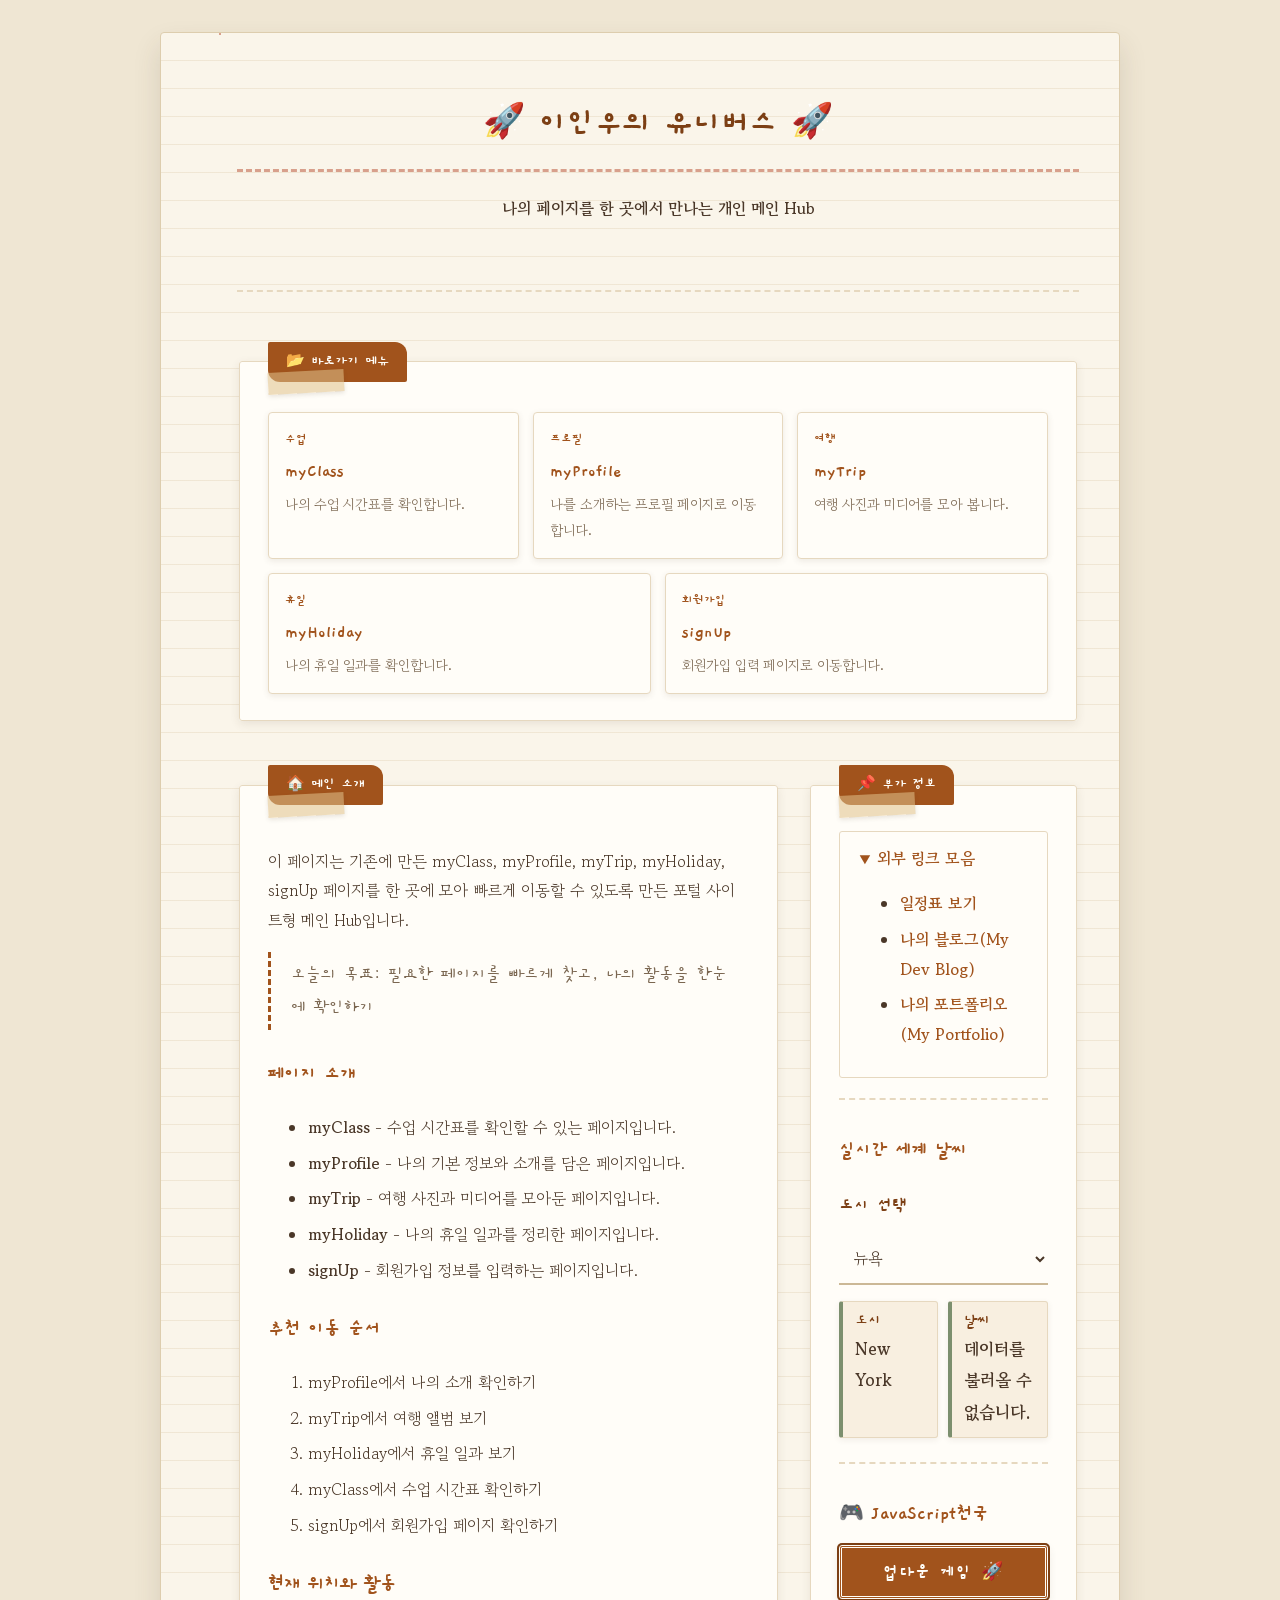
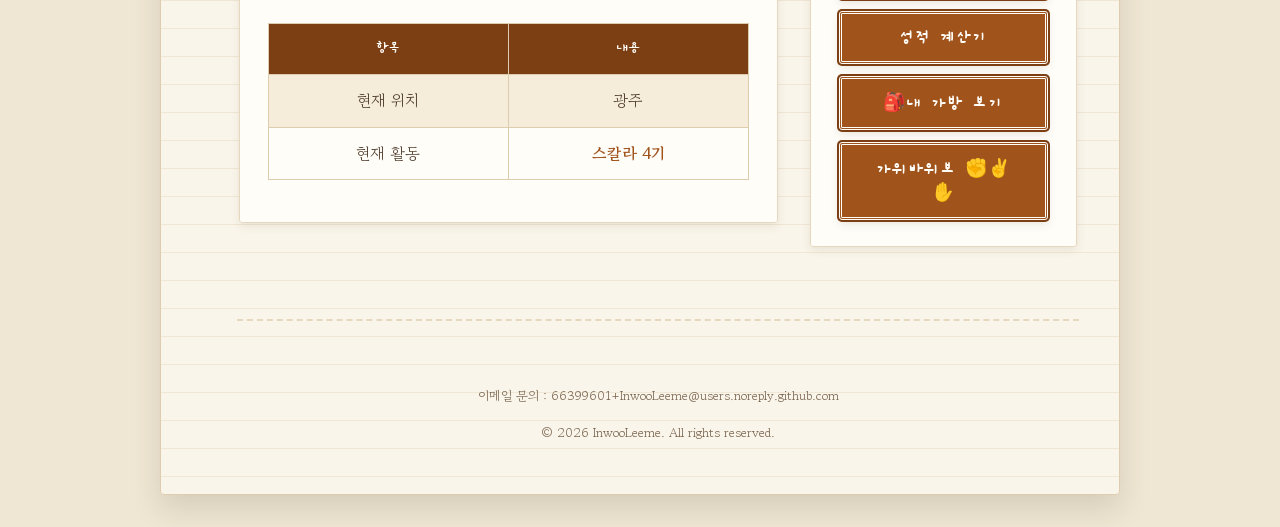
<file: html/index.html>
<!DOCTYPE html>
<html lang="ko">
<head>
    <meta charset="UTF-8">
    <meta name="viewport" content="width=device-width, initial-scale=1.0">
    <title>My Universe</title>
    <link rel="preconnect" href="https://fonts.googleapis.com">
    <link rel="preconnect" href="https://fonts.gstatic.com" crossorigin>
    <link rel="stylesheet" href="https://fonts.googleapis.com/css2?family=Gaegu:wght@400;700&family=Gowun+Batang:wght@400;700&display=swap">
    <link rel="stylesheet" href="../css/style.css">
</head>
<body>
    <div class="container">
        <header>
            <h1>🚀 이인우의 유니버스 🚀</h1>
            <p><strong>나의 페이지를 한 곳에서 만나는 개인 메인 Hub</strong></p>
        </header>
        <hr>
        <nav>
            <fieldset>
                <legend><strong>📂 바로가기 메뉴</strong></legend>
                <ul class="shortcut-list">
                    <li>
                        <span class="shortcut-category">수업</span>
                        <a href="./myClass.html">myClass</a>
                        <span class="shortcut-desc">나의 수업 시간표를 확인합니다.</span>
                    </li>
                    <li>
                        <span class="shortcut-category">프로필</span>
                        <a href="./myProfile.html">myProfile</a>
                        <span class="shortcut-desc">나를 소개하는 프로필 페이지로 이동합니다.</span>
                    </li>
                    <li>
                        <span class="shortcut-category">여행</span>
                        <a href="./myTrip.html">myTrip</a>
                        <span class="shortcut-desc">여행 사진과 미디어를 모아 봅니다.</span>
                    </li>
                    <li>
                        <span class="shortcut-category">휴일</span>
                        <a href="./myHoliday.html">myHoliday</a>
                        <span class="shortcut-desc">나의 휴일 일과를 확인합니다.</span>
                    </li>
                    <li>
                        <span class="shortcut-category">회원가입</span>
                        <a href="./signUp.html">signUp</a>
                        <span class="shortcut-desc">회원가입 입력 페이지로 이동합니다.</span>
                    </li>
                </ul>
            </fieldset>
        </nav>
        <br>
        <main>
            <fieldset>
                <legend><strong>🏠 메인 소개</strong></legend>
                <p>
                    이 페이지는 기존에 만든 myClass, myProfile, myTrip, myHoliday, signUp 페이지를
                    한 곳에 모아 빠르게 이동할 수 있도록 만든 포털 사이트형 메인 Hub입니다.
                </p>
                <blockquote>
                    오늘의 목표: 필요한 페이지를 빠르게 찾고, 나의 활동을 한눈에 확인하기
                </blockquote>
                <h3>페이지 소개</h3>
                <ul>
                    <li><strong>myClass</strong> - 수업 시간표를 확인할 수 있는 페이지입니다.</li>
                    <li><strong>myProfile</strong> - 나의 기본 정보와 소개를 담은 페이지입니다.</li>
                    <li><strong>myTrip</strong> - 여행 사진과 미디어를 모아둔 페이지입니다.</li>
                    <li><strong>myHoliday</strong> - 나의 휴일 일과를 정리한 페이지입니다.</li>
                    <li><strong>signUp</strong> - 회원가입 정보를 입력하는 페이지입니다.</li>
                </ul>
                <h3>추천 이동 순서</h3>
                <ol>
                    <li>myProfile에서 나의 소개 확인하기</li>
                    <li>myTrip에서 여행 앨범 보기</li>
                    <li>myHoliday에서 휴일 일과 보기</li>
                    <li>myClass에서 수업 시간표 확인하기</li>
                    <li>signUp에서 회원가입 페이지 확인하기</li>
                </ol>
                <h3>현재 위치와 활동</h3>
                <table border="1" width="100%" cellpadding="10">
                    <tr>
                        <th>항목</th>
                        <th>내용</th>
                    </tr>
                    <tr>
                        <td>현재 위치</td>
                        <td>광주</td>
                    </tr>
                    <tr>
                        <td>현재 활동</td>
                        <td>
                            <a href="https://www.2026skala.co.kr/">스칼라 4기</a>
                        </td>
                    </tr>
                </table>
            </fieldset>
        </main>
        <br>
        <aside>
            <fieldset>
                <legend><strong>📌 부가 정보</strong></legend>
                <details open>
                    <summary>외부 링크 모음</summary>
                    <ul>
                        <li>
                            <a href="https://docs.google.com/spreadsheets/d/1yaVvMhbc0Y9Uvi_dNDvV1_X-wj0_c4yX/edit?rtpof=true&sd=true&pli=1&gid=946277720#gid=946277720">일정표 보기</a>
                        </li>
                        <li>
                            <a href="https://inwooleeme.vercel.app/blog">나의 블로그(My Dev Blog)</a>
                        </li>
                        <li>
                            <a href="https://inwooleeme.vercel.app/about">나의 포트폴리오(My Portfolio)</a>
                        </li>
                    </ul>
                </details>
                <section class="weather-panel">
                    <h3>실시간 세계 날씨</h3>
                    <label for="city">도시 선택</label>
                    <select id="city">
                        <option value="New York">뉴욕</option>
                        <option value="Seoul">서울</option>
                        <option value="Kathmandu">네팔</option>
                        <option value="Tokyo">도쿄</option>
                        <option value="Paris">파리</option>
                    </select>
                    <div id="weather-box" class="weather-coordinates">
                        도시를 선택하면 좌표가 표시됩니다.
                    </div>
                </section>
                <section class="action-panel mini-game-panel">
                    <h3>🎮 JavaScript천국</h3>
                    <button type="button" onclick="startUpDownGame()">업다운 게임 🚀</button>
                    <button type="button" onclick="calculateGrade()">성적 계산기</button>
                    <button type="button" onclick="showMyBag()">🎒내 가방 보기</button>
                    <button type="button" onclick="startRpsGame()">가위바위보 ✊✌✋</button>
                </section>
            </fieldset>
        </aside>
        <hr>
        <footer>
            <p>이메일 문의 : 66399601+InwooLeeme@users.noreply.github.com</p>
            <p>&copy; 2026 InwooLeeme. All rights reserved.</p>
        </footer>
    </div>
    <script src="../script/upDown.js"></script>
    <script src="../script/grade.js"></script>
    <script src="../script/bag.js"></script>
    <script src="../script/rps.js"></script>
    <script type="module" src="../script/realtimeInfo.js"></script>
</body>
</html>
</file>
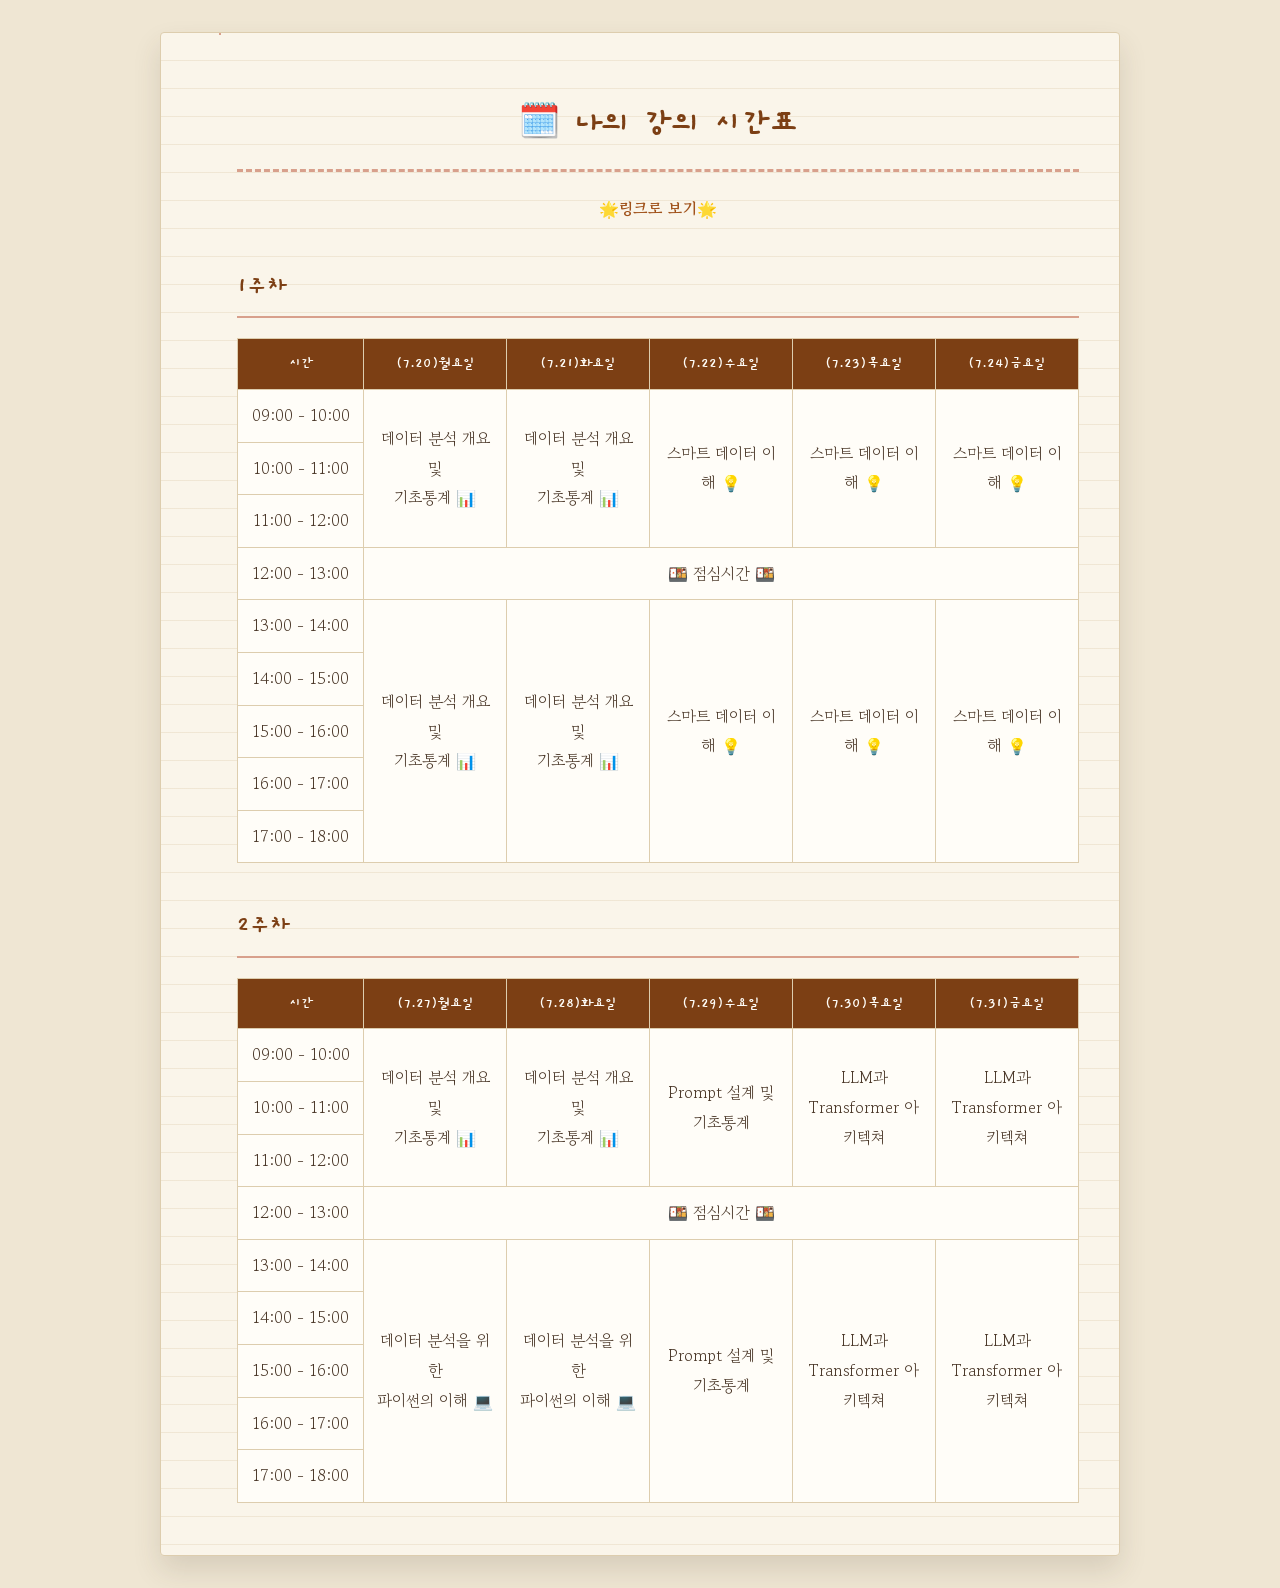
<file: html/myClass.html>
<!DOCTYPE html>
<html lang="ko">
<head>
    <meta charset="UTF-8">
    <meta name="viewport" content="width=device-width, initial-scale=1.0">
    <title>나의 강의 시간표</title>
    <link rel="preconnect" href="https://fonts.googleapis.com">
    <link rel="preconnect" href="https://fonts.gstatic.com" crossorigin>
    <link rel="stylesheet" href="https://fonts.googleapis.com/css2?family=Gaegu:wght@400;700&family=Gowun+Batang:wght@400;700&display=swap">
    <link rel="stylesheet" href="../css/style.css">
</head>
<body>
    <div class="container">
        <h1>🗓️ 나의 강의 시간표</h1>
        <a href="https://docs.google.com/spreadsheets/d/1yaVvMhbc0Y9Uvi_dNDvV1_X-wj0_c4yX/edit?usp=sharing&ouid=113535540838063614187&rtpof=true&sd=true">🌟링크로 보기🌟</a>
        <h2>1주차</h2>
        <table border="1">
        <thead>
            <tr>
                <th width="15%">시간</th>
                <th width="17%">(7.20)월요일</th>
                <th width="17%">(7.21)화요일</th>
                <th width="17%">(7.22)수요일</th>
                <th width="17%">(7.23)목요일</th>
                <th width="17%">(7.24)금요일</th>
            </tr>
        </thead>
        <tbody>
            <tr>
                <td>09:00 - 10:00</td>
                <td rowspan="3">데이터 분석 개요 및<br>기초통계 📊</td>
                <td rowspan="3">데이터 분석 개요 및<br>기초통계 📊</td>
                <td rowspan="3">스마트 데이터 이해 💡</td>
                <td rowspan="3">스마트 데이터 이해 💡</td>
                <td rowspan="3">스마트 데이터 이해 💡</td>
            </tr>
            <tr>
                <td>10:00 - 11:00</td>
            </tr>
            <tr>
                <td>11:00 - 12:00</td>
            </tr>
            <tr>
                <td>12:00 - 13:00</td>
                <td colspan="5" align="center">🍱 점심시간 🍱</td>
            </tr>
            <tr>
                <td>13:00 - 14:00</td>
                <td rowspan="5">데이터 분석 개요 및<br>기초통계 📊</td>
                <td rowspan="5">데이터 분석 개요 및<br>기초통계 📊</td>
                <td rowspan="5">스마트 데이터 이해 💡</td>
                <td rowspan="5">스마트 데이터 이해 💡</td>
                <td rowspan="5">스마트 데이터 이해 💡</td>
            </tr>
            <tr>
                <td>14:00 - 15:00</td>
            </tr>
            <tr>
                <td>15:00 - 16:00</td>
            </tr>
            <tr>
                <td>16:00 - 17:00</td>
            </tr>
            <tr>
                <td>17:00 - 18:00</td>
            </tr>
        </tbody>
        </table>
        <h2>2주차</h2>
        <table border="1">
        <thead>
            <tr>
                <th width="15%">시간</th>
                <th width="17%">(7.27)월요일</th>
                <th width="17%">(7.28)화요일</th>
                <th width="17%">(7.29)수요일</th>
                <th width="17%">(7.30)목요일</th>
                <th width="17%">(7.31)금요일</th>
            </tr>
        </thead>
        <tbody>
            <tr>
                <td>09:00 - 10:00</td>
                <td rowspan="3">데이터 분석 개요 및<br>기초통계 📊</td>
                <td rowspan="3">데이터 분석 개요 및<br>기초통계 📊</td>
                <td rowspan="3">Prompt 설계 및 기초통계</td>
                <td rowspan="3">LLM과 Transformer 아키텍쳐</td>
                <td rowspan="3">LLM과 Transformer 아키텍쳐</td>
            </tr>
            <tr>
                <td>10:00 - 11:00</td>
            </tr>
            <tr>
                <td>11:00 - 12:00</td>
            </tr>
            <tr>
                <td>12:00 - 13:00</td>
                <td colspan="5" align="center">🍱 점심시간 🍱</td>
            </tr>
            <tr>
                <td>13:00 - 14:00</td>
                <td rowspan="5">데이터 분석을 위한<br>파이썬의 이해 💻</td>
                <td rowspan="5">데이터 분석을 위한<br>파이썬의 이해 💻</td>
                <td rowspan="5">Prompt 설계 및 기초통계</td>
                <td rowspan="5">LLM과 Transformer 아키텍쳐</td>
                <td rowspan="5">LLM과 Transformer 아키텍쳐</td>
            </tr>
            <tr>
                <td>14:00 - 15:00</td>
            </tr>
            <tr>
                <td>15:00 - 16:00</td>
            </tr>
            <tr>
                <td>16:00 - 17:00</td>
            </tr>
            <tr>
                <td>17:00 - 18:00</td>
            </tr>
        </tbody>
        </table>
    </div>
</body>
</html>
</file>
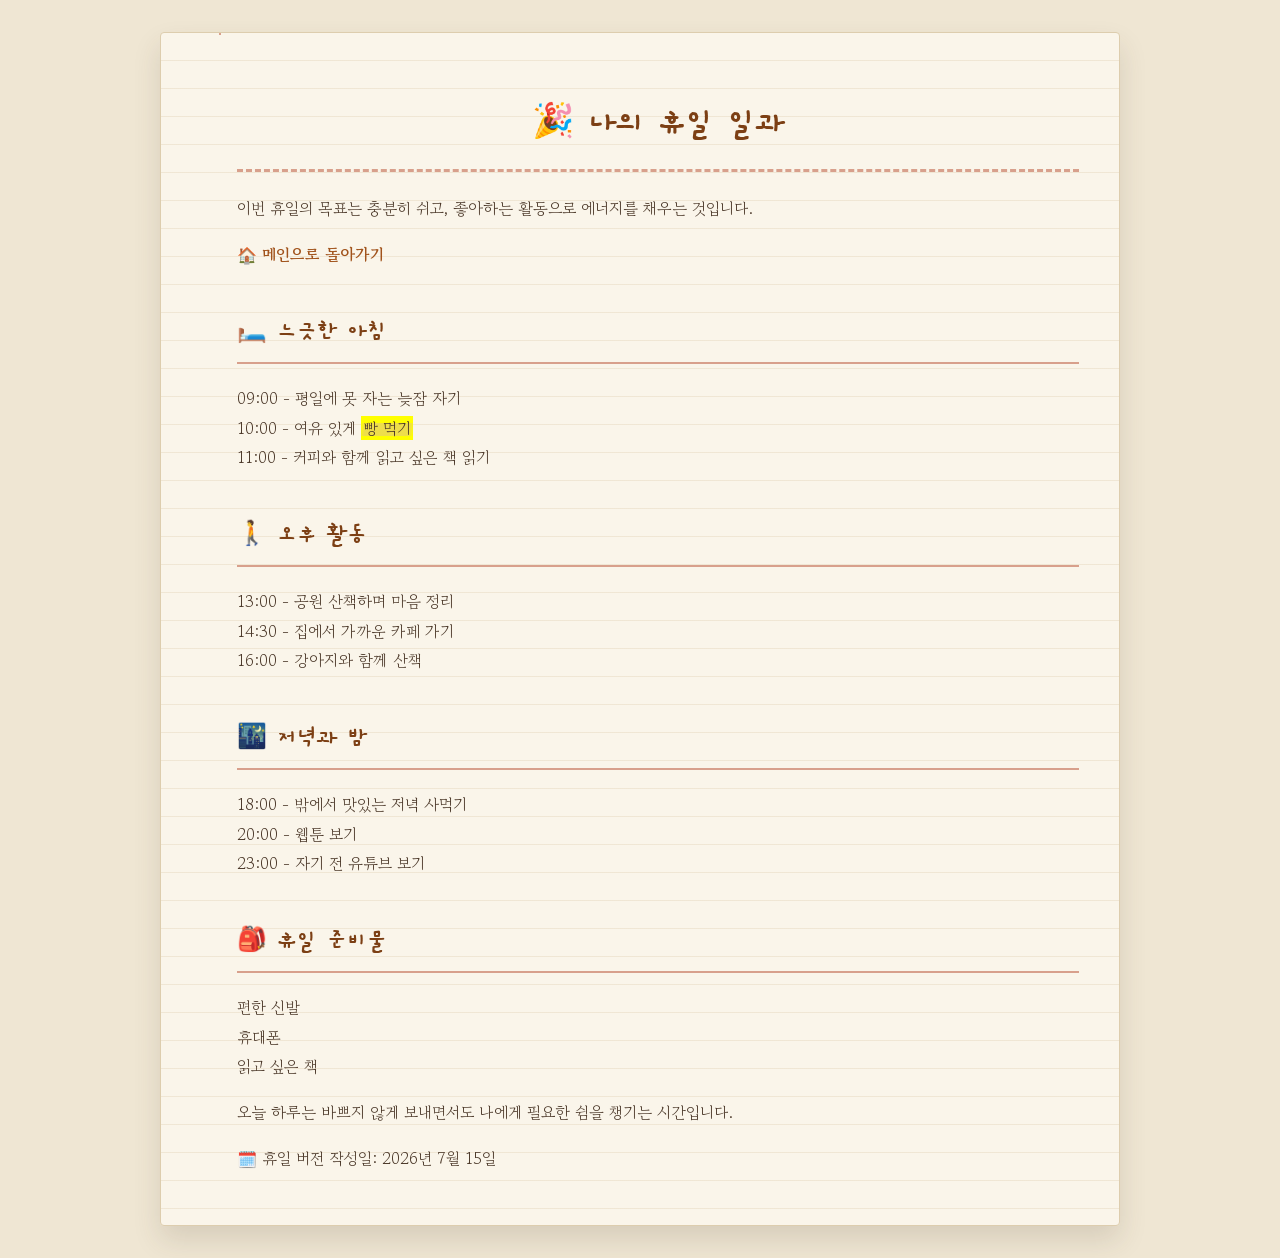
<file: html/myHoliday.html>
<!DOCTYPE html>
<html lang="ko">
<head>
    <meta charset="UTF-8">
    <meta name="viewport" content="width=device-width, initial-scale=1.0">
    <title>나의 휴일 일과</title>
    <link rel="preconnect" href="https://fonts.googleapis.com">
    <link rel="preconnect" href="https://fonts.gstatic.com" crossorigin>
    <link rel="stylesheet" href="https://fonts.googleapis.com/css2?family=Gaegu:wght@400;700&family=Gowun+Batang:wght@400;700&display=swap">
    <link rel="stylesheet" href="../css/style.css">
</head>
<body>
    <div class="container">
        <h1>🎉 나의 휴일 일과</h1>
        <p>이번 휴일의 목표는 충분히 쉬고, 좋아하는 활동으로 에너지를 채우는 것입니다.</p>
        <p><a href="./index.html">🏠 메인으로 돌아가기</a></p>

        <h2>🛏️ 느긋한 아침</h2>
        <p>
            09:00 - 평일에 못 자는 늦잠 자기<br>
            10:00 - 여유 있게 <mark>빵 먹기</mark><br>
            11:00 - 커피와 함께 읽고 싶은 책 읽기
        </p>
        <h2>🚶 오후 활동</h2>
        <p>
            13:00 - 공원 산책하며 마음 정리<br>
            14:30 - 집에서 가까운 카페 가기<br>
            16:00 - 강아지와 함께 산책<br>
        </p>
        <h2>🌃 저녁과 밤</h2>
        <p>
            18:00 - 밖에서 맛있는 저녁 사먹기<br>
            20:00 - 웹툰 보기<br>
            23:00 - 자기 전 유튜브 보기
        </p>

        <h2>🎒 휴일 준비물</h2>
        <p>
            편한 신발<br>
            휴대폰<br>
            읽고 싶은 책
        </p>

        <p>오늘 하루는 바쁘지 않게 보내면서도 나에게 필요한 쉼을 챙기는 시간입니다.</p>
        <p>🗓️ 휴일 버전 작성일: 2026년 7월 15일</p>
    </div>
</body>
</html>
</file>
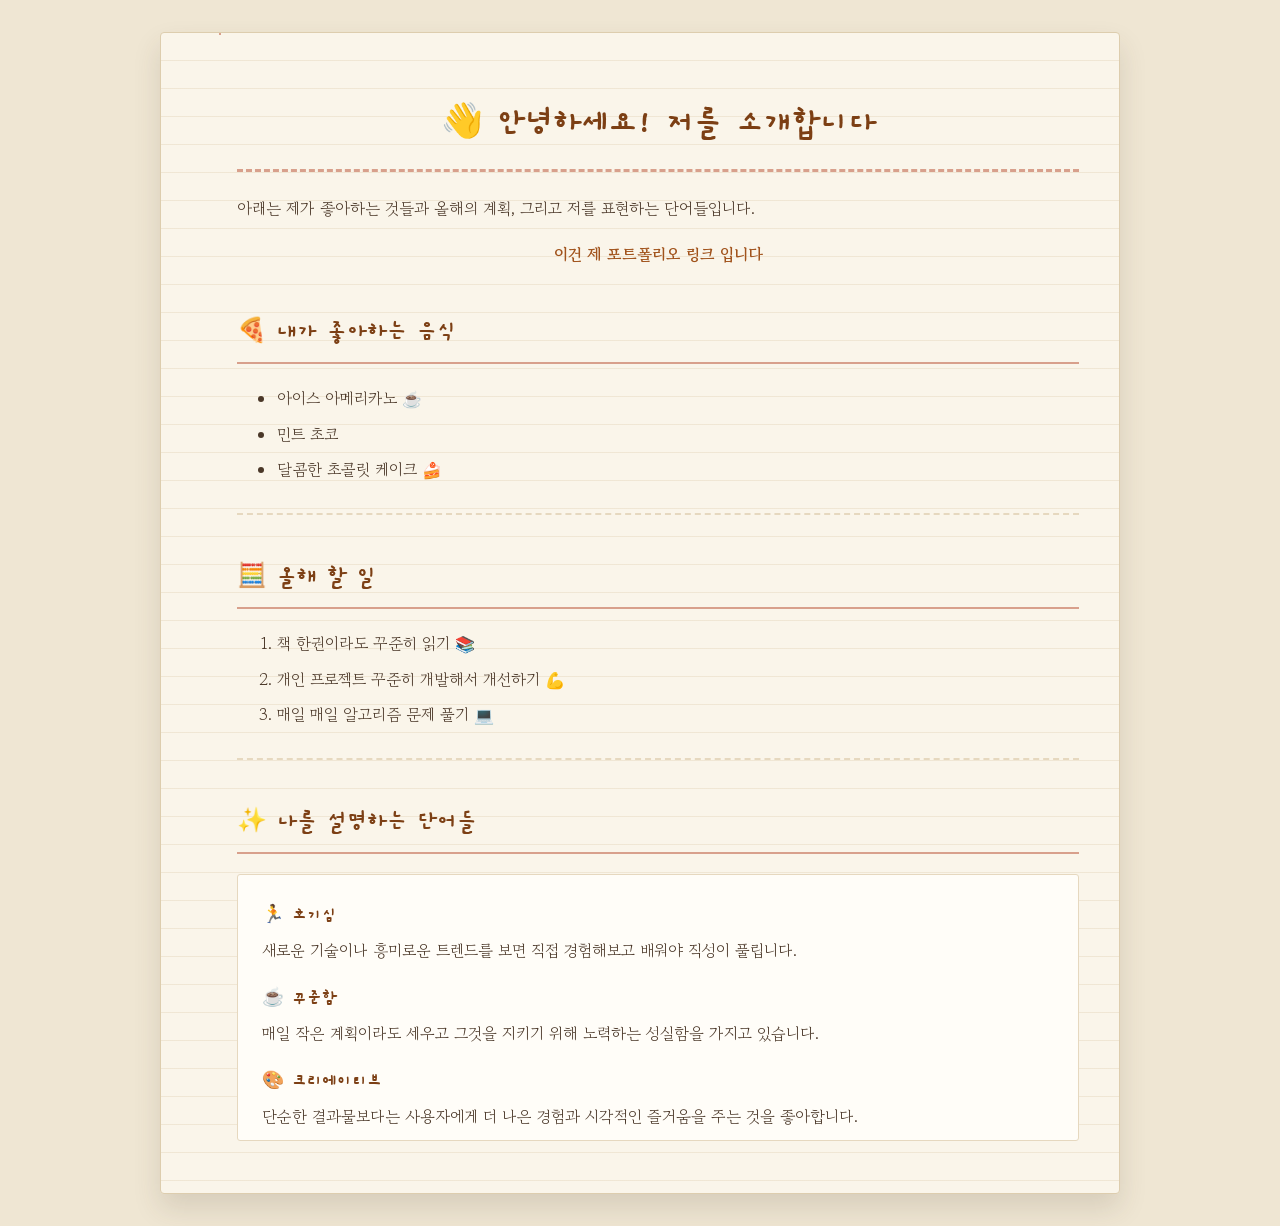
<file: html/myProfile.html>
<!DOCTYPE html>
<html lang="ko">
<head>
    <meta charset="UTF-8">
    <meta name="viewport" content="width=device-width, initial-scale=1.0">
    <title>나의 소개글</title>
    <link rel="preconnect" href="https://fonts.googleapis.com">
    <link rel="preconnect" href="https://fonts.gstatic.com" crossorigin>
    <link rel="stylesheet" href="https://fonts.googleapis.com/css2?family=Gaegu:wght@400;700&family=Gowun+Batang:wght@400;700&display=swap">
    <link rel="stylesheet" href="../css/style.css">
</head>
<body>
    <div class="container">
        <h1>👋 안녕하세요! 저를 소개합니다</h1>
        <p>아래는 제가 좋아하는 것들과 올해의 계획, 그리고 저를 표현하는 단어들입니다.</p>
        <a href="https://inwooleeme.vercel.app/about">이건 제 포트폴리오 링크 입니다</a>

        <h2>🍕 내가 좋아하는 음식</h2>
        <ul>
            <li>아이스 아메리카노 ☕</li>
            <li>민트 초코</li>
            <li>달콤한 초콜릿 케이크 🍰</li>
        </ul>
        <hr>
        <h2>🧮 올해 할 일</h2>
        <ol>
            <li>책 한권이라도 꾸준히 읽기 📚</li>
            <li>개인 프로젝트 꾸준히 개발해서 개선하기 💪</li>
            <li>매일 매일 알고리즘 문제 풀기 💻</li>
        </ol>
        <hr>
        <h2>✨ 나를 설명하는 단어들</h2>
        <dl>
            <dt>🏃 호기심</dt>
            <dd>새로운 기술이나 흥미로운 트렌드를 보면 직접 경험해보고 배워야 직성이 풀립니다.</dd>
            <dt>☕ 꾸준함</dt>
            <dd>매일 작은 계획이라도 세우고 그것을 지키기 위해 노력하는 성실함을 가지고 있습니다.</dd>
            <dt>🎨 크리에이티브</dt>
            <dd>단순한 결과물보다는 사용자에게 더 나은 경험과 시각적인 즐거움을 주는 것을 좋아합니다.</dd>
        </dl>
    </div>
</body>
</html>
</file>
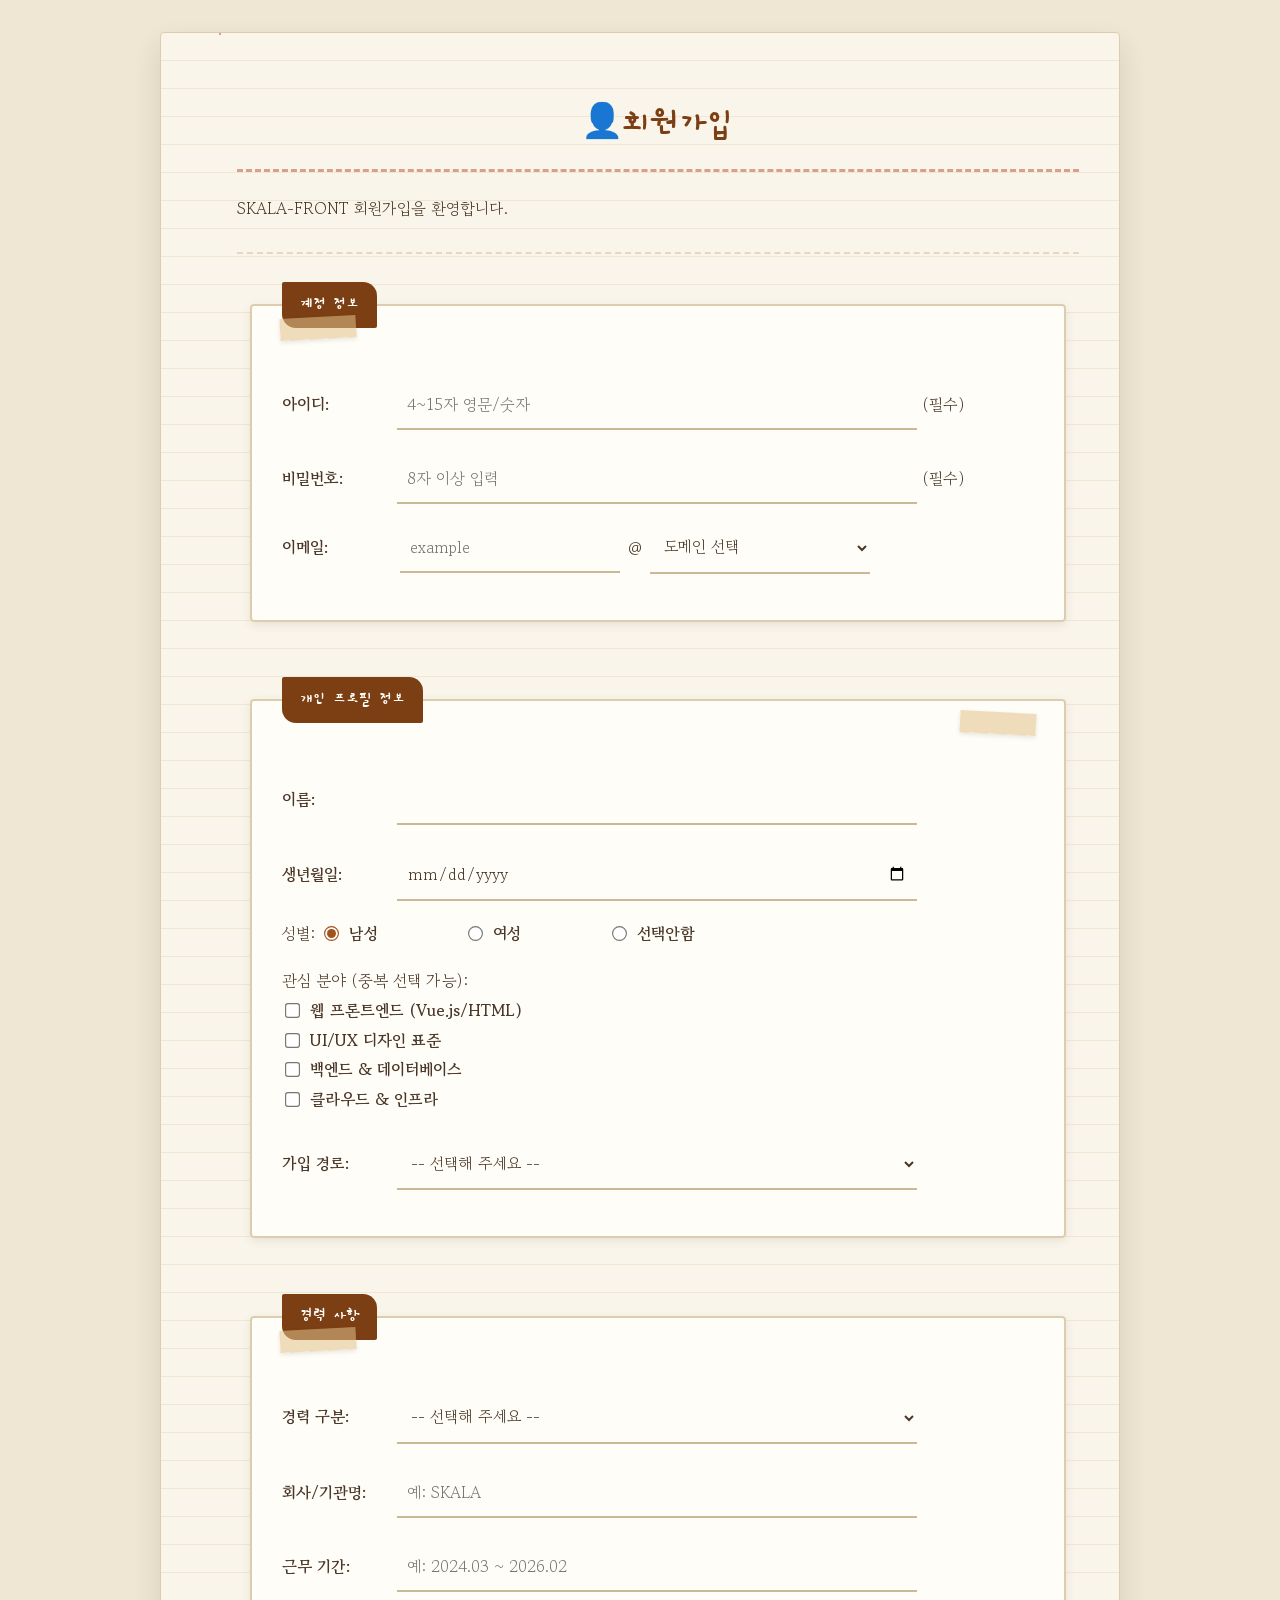
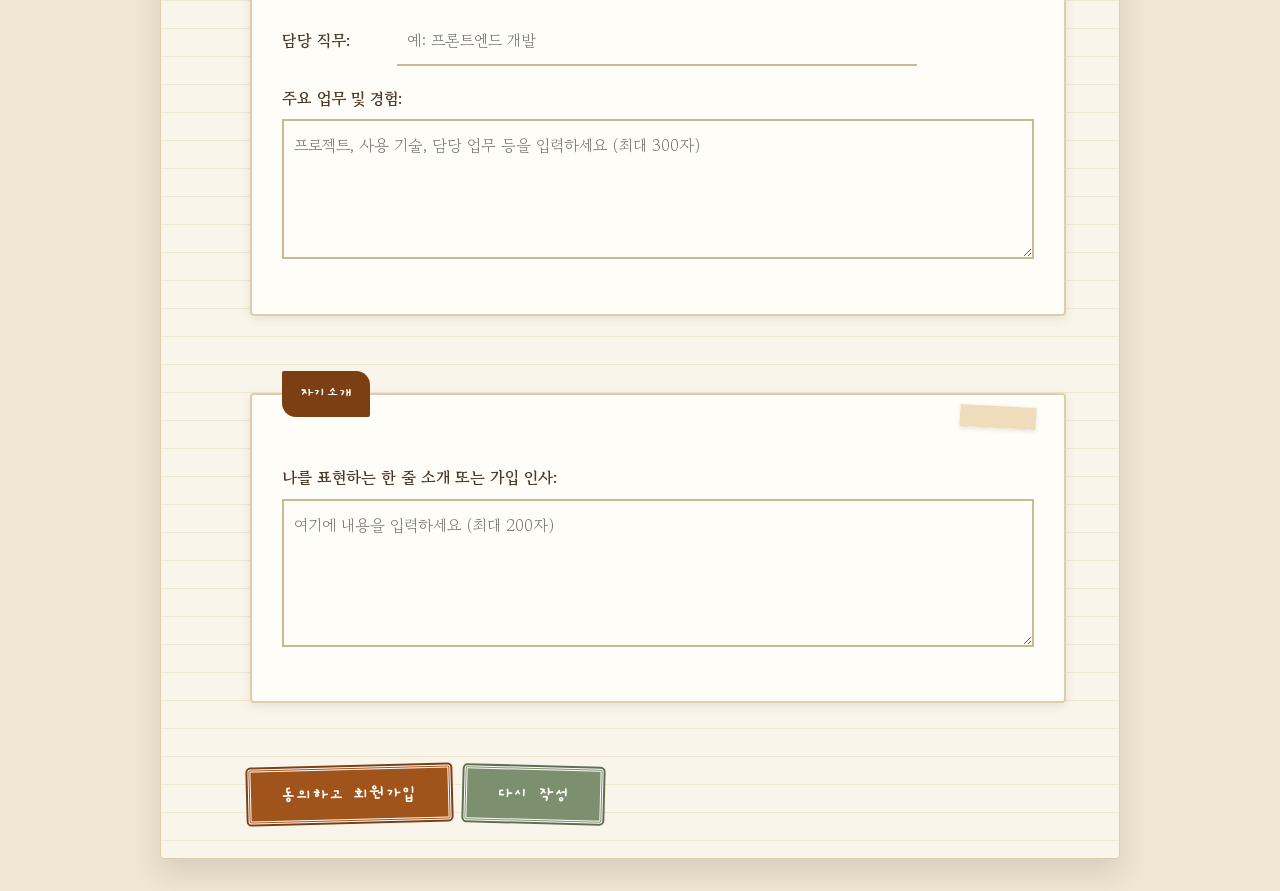
<file: html/signUp.html>
<!DOCTYPE html>
<html lang="ko">
<head>
    <meta charset="UTF-8">
    <meta name="viewport" content="width=device-width, initial-scale=1.0">
    <title>회원가입 페이지</title>
    <link rel="preconnect" href="https://fonts.googleapis.com">
    <link rel="preconnect" href="https://fonts.gstatic.com" crossorigin>
    <link rel="stylesheet" href="https://fonts.googleapis.com/css2?family=Gaegu:wght@400;700&family=Gowun+Batang:wght@400;700&display=swap">
    <link rel="stylesheet" href="../css/style.css">
</head>
<body>
    <div class="container">
        <h1>👤회원가입</h1>
        <p>SKALA-FRONT 회원가입을 환영합니다.</p>
        <hr>
        <form action="signUpResult.html" method="get">
        <fieldset>
            <legend>계정 정보</legend>
            <p>
                <label for="user-id">아이디:</label>
                <input type="text" id="user-id" name="userId" placeholder="4~15자 영문/숫자" minlength="4" maxlength="15" pattern="[A-Za-z0-9]+" required> (필수)
            </p>
            <p>
                <label for="password">비밀번호:</label>
                <input type="password" id="password" name="password" placeholder="8자 이상 입력" minlength="8" required> (필수)
            </p>
            <p class="email-row">
                <label for="email-id">이메일:</label>
                <input
                    type="text"
                    id="email-id"
                    name="emailId"
                    placeholder="example"
                    required
                >
                @
                <select name="emailDomain" id="email-domain" required>
                    <option value="">도메인 선택</option>
                    <option value="gmail.com">gmail.com</option>
                    <option value="naver.com">naver.com</option>
                    <option value="daum.net">daum.net</option>
                    <option value="kakao.com">kakao.com</option>
                    <option value="hanmail.net">hanmail.net</option>
                    <option value="outlook.com">outlook.com</option>
                    <option value="icloud.com">icloud.com</option>
                    <option value="direct">직접 입력</option>
                </select>
            </p>
        </fieldset>
        <br>
        <fieldset>
            <legend>개인 프로필 정보</legend>
            <p>
                <label for="name">이름:</label>
                <input type="text" id="name" name="name" required>
            </p>
            <p>
                <label for="birthday">생년월일:</label>
                <input type="date" id="birthday" name="birthday">
            </p>
            <p>
                성별:
                <input type="radio" id="male" name="gender" value="male" checked>
                <label for="male">남성</label>
                <input type="radio" id="female" name="gender" value="female">
                <label for="female">여성</label>
                <input type="radio" id="none" name="gender" value="none">
                <label for="none">선택안함</label>
            </p>
            <p>
                관심 분야 (중복 선택 가능):<br>
                <input type="checkbox" id="frontend" name="interest" value="frontend">
                <label for="frontend">웹 프론트엔드 (Vue.js/HTML)</label><br>
                <input type="checkbox" id="uiux" name="interest" value="uiux">
                <label for="uiux">UI/UX 디자인 표준</label><br>
                <input type="checkbox" id="backend" name="interest" value="backend">
                <label for="backend">백엔드 &amp; 데이터베이스</label><br>
                <input type="checkbox" id="cloud" name="interest" value="cloud">
                <label for="cloud">클라우드 &amp; 인프라</label>
            </p>
            <p>
                <label for="route">가입 경로:</label>
                <select name="route" id="route">
                    <option value="">-- 선택해 주세요 --</option>
                    <option value="search">검색</option>
                    <option value="friend">지인 추천</option>
                    <option value="sns">SNS</option>
                    <option value="etc">기타</option>
                </select>
            </p>
        </fieldset>
        <br>
        <fieldset>
            <legend>경력 사항</legend>
            <p>
                <label for="career-level">경력 구분:</label>
                <select name="careerLevel" id="career-level">
                    <option value="">-- 선택해 주세요 --</option>
                    <option value="new">신입</option>
                    <option value="junior">1~3년</option>
                    <option value="middle">4~7년</option>
                    <option value="senior">8년 이상</option>
                </select>
            </p>
            <p>
                <label for="company">회사/기관명:</label>
                <input type="text" id="company" name="company" placeholder="예: SKALA">
            </p>
            <p>
                <label for="career-period">근무 기간:</label>
                <input type="text" id="career-period" name="careerPeriod" placeholder="예: 2024.03 ~ 2026.02">
            </p>
            <p>
                <label for="position">담당 직무:</label>
                <input type="text" id="position" name="position" placeholder="예: 프론트엔드 개발">
            </p>
            <p>
                <label for="career-description">주요 업무 및 경험:</label><br>
                <textarea
                    id="career-description"
                    name="careerDescription"
                    rows="4"
                    cols="45"
                    maxlength="300"
                    placeholder="프로젝트, 사용 기술, 담당 업무 등을 입력하세요 (최대 300자)"
                ></textarea>
            </p>
        </fieldset>
        <br>
        <fieldset>
            <legend>자기소개</legend>
            <p>
                <label for="intro">나를 표현하는 한 줄 소개 또는 가입 인사:</label><br>
                <textarea
                    id="intro"
                    name="intro"
                    rows="5"
                    cols="45"
                    maxlength="200"
                    placeholder="여기에 내용을 입력하세요 (최대 200자)"
                ></textarea>
            </p>
        </fieldset>
        <br>
        <input type="submit" value="동의하고 회원가입">
        <input type="reset" value="다시 작성">
        </form>
    </div>
</body>
</html>
</file>
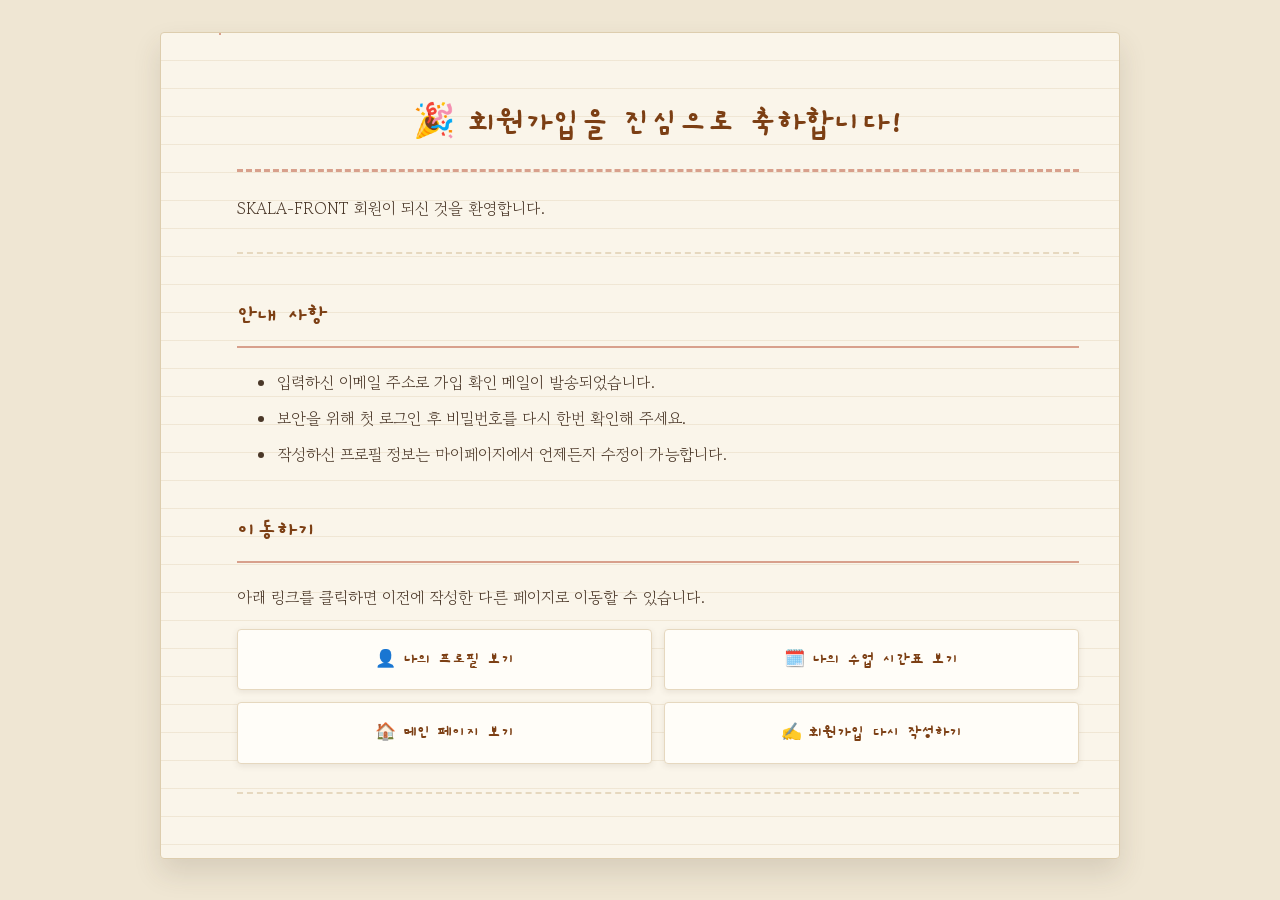
<file: html/signUpResult.html>
<!DOCTYPE html>
<html lang="ko">
<head>
    <meta charset="UTF-8">
    <meta name="viewport" content="width=device-width, initial-scale=1.0">
    <title>회원가입 결과</title>
    <link rel="preconnect" href="https://fonts.googleapis.com">
    <link rel="preconnect" href="https://fonts.gstatic.com" crossorigin>
    <link rel="stylesheet" href="https://fonts.googleapis.com/css2?family=Gaegu:wght@400;700&family=Gowun+Batang:wght@400;700&display=swap">
    <link rel="stylesheet" href="../css/style.css">
</head>
<body>
    <div class="container">
        <h1>🎉 회원가입을 진심으로 축하합니다!</h1>
        <p>SKALA-FRONT 회원이 되신 것을 환영합니다.</p>
        <hr>
        <h2>안내 사항</h2>
        <ul>
            <li>입력하신 이메일 주소로 가입 확인 메일이 발송되었습니다.</li>
            <li>보안을 위해 첫 로그인 후 비밀번호를 다시 한번 확인해 주세요.</li>
            <li>작성하신 프로필 정보는 마이페이지에서 언제든지 수정이 가능합니다.</li>
        </ul>
        <h2>이동하기</h2>
        <p>아래 링크를 클릭하면 이전에 작성한 다른 페이지로 이동할 수 있습니다.</p>
        <ul>
            <li>
                <a href="myProfile.html">👤 나의 프로필 보기</a>
            </li>
            <li>
                <a href="myClass.html">🗓️ 나의 수업 시간표 보기</a>
            </li>
            <li>
                <a href="index.html">🏠 메인 페이지 보기</a>
            </li>
            <li>
                <a href="signUp.html">✍️ 회원가입 다시 작성하기</a>
            </li>
        </ul>
        <hr>
    </div>
</body>
</html>
</file>
<file: css/style.css>
:root{
    --paper: #faf5ea;
    --paper-line: #e6d8bf;
    --margin-line: #d8a08c;
    --ink: #4a3728;
    --ink-rgb: 74, 55, 40;
    --ink-soft: #7a6650;
    --accent: #a1531c;
    --accent-dark: #7c3f14;
    --tape: rgba(224, 194, 138, 0.55);
    --sage: #7c8f6e;
    --sage-dark: #5f6f53;
    --card-bg: #fffdf8;
    --border-strong: #ddcdae;
    --input-border: #cbb896;
}

*{
    box-sizing: border-box;
}

body{
    background-color: #efe6d3;
    color: var(--ink);
    font-family: "Gowun Batang", "Noto Serif KR", Georgia, serif;
    line-height: 1.85;
    margin: 0;
    padding: 32px;
}

.container{
    background-image:
        linear-gradient(var(--margin-line) 2px, transparent 2px),
        repeating-linear-gradient(var(--paper) 0px, var(--paper) 27px, var(--paper-line) 28px);
    background-position: 58px 0, 0 0;
    background-repeat: no-repeat, repeat-y;
    background-size: 2px 100%, 100% 28px;
    border: 1px solid var(--border-strong);
    border-radius: 4px;
    box-shadow: 0 14px 28px rgba(var(--ink-rgb), 0.14);
    margin: 0 auto;
    max-width: 960px;
    padding: 36px 40px 36px 76px;
    text-align: left;
}

.container:has(> nav){
    column-gap: 28px;
    display: grid;
    grid-template-columns: 2fr 1fr;
    row-gap: 22px;
}

.container:has(> nav) > header,
.container:has(> nav) > hr,
.container:has(> nav) > nav,
.container:has(> nav) > footer{
    grid-column: 1 / -1;
}

.container:has(> nav) > br{
    display: none;
}

.container:has(> nav) > main{
    grid-column: 1;
}

.container:has(> nav) > aside{
    grid-column: 2;
}

.container:has(.trip-card){
    align-items: start;
    column-gap: 24px;
    display: grid;
    grid-template-columns: repeat(3, minmax(0, 1fr));
    row-gap: 24px;
}

.container:has(.trip-card) > h1,
.container:has(.trip-card) > figure,
.container:has(.trip-card) > hr,
.container:has(.trip-card) > h2{
    grid-column: 1 / -1;
}

h1{
    border-bottom: 3px dashed var(--margin-line);
    color: var(--accent-dark);
    font-family: "Gaegu", cursive;
    font-size: 34px;
    font-weight: 700;
    padding: 0 0 14px;
    text-align: center;
}

header{
    text-align: center;
}

header h1{
    animation: fadeInDown 0.9s ease both;
}

@keyframes fadeInDown{
    from{
        opacity: 0;
        transform: translateY(-14px);
    }
    to{
        opacity: 1;
        transform: translateY(0);
    }
}

h2{
    background-color: transparent;
    border: none;
    border-bottom: 2px solid var(--margin-line);
    color: var(--accent-dark);
    font-family: "Gaegu", cursive;
    font-size: 24px;
    font-weight: 700;
    margin-top: 40px;
    padding: 0 0 8px;
}

h3{
    color: var(--accent);
    font-family: "Gaegu", cursive;
    font-size: 20px;
    font-weight: 700;
    margin-top: 26px;
}

p{
    color: var(--ink);
}

hr{
    border: none;
    border-top: 2px dashed var(--paper-line);
    margin: 28px 0;
}

a{
    color: var(--accent);
    font-weight: 700;
    text-decoration: none;
    transition: color 0.25s ease;
}

a:hover{
    color: var(--accent-dark);
}

.container > a{
    display: block;
    text-align: center;
}

a:focus-visible,
button:focus-visible,
input:focus-visible,
select:focus-visible,
textarea:focus-visible{
    outline: 2px solid var(--accent);
    outline-offset: 2px;
}

mark{
    background-image: linear-gradient(100deg, transparent 0%, var(--tape) 10%, var(--tape) 90%, transparent 100%);
    background-position: 0 65%;
    background-repeat: no-repeat;
    background-size: 100% 55%;
    color: inherit;
    padding: 0 2px;
}

fieldset,
dl,
details,
figure,
.trip-card{
    background-color: var(--card-bg);
    border: 1px solid var(--paper-line);
}

fieldset,
dl,
details,
figure{
    border-radius: 3px;
}

fieldset,
figure{
    box-shadow: 0 3px 10px rgba(var(--ink-rgb), 0.1);
}

fieldset{
    margin-bottom: 22px;
    padding: 26px 28px;
    position: relative;
}

fieldset::before,
.trip-card::before{
    background-color: var(--tape);
    box-shadow: 0 2px 4px rgba(var(--ink-rgb), 0.12);
    content: "";
    position: absolute;
}

fieldset::before{
    height: 22px;
    left: 28px;
    top: -11px;
    transform: rotate(-3deg);
    width: 76px;
}

fieldset:nth-of-type(even)::before{
    left: auto;
    right: 28px;
    transform: rotate(3deg);
}

legend{
    background-color: var(--accent);
    border-radius: 2px 12px 2px 12px;
    color: var(--card-bg);
    font-family: "Gaegu", cursive;
    font-size: 15px;
    font-weight: 700;
    padding: 6px 18px;
}

table{
    background-color: var(--card-bg);
    border-collapse: collapse;
    border: 1px solid var(--border-strong) !important;
    margin: 16px 0;
    overflow-x: auto;
    table-layout: fixed;
    width: 100%;
}

th, td{
    border: 1px solid var(--border-strong) !important;
    padding: 11px 12px;
    text-align: center;
    vertical-align: middle;
}

th,
thead th{
    background-color: var(--accent-dark);
    color: var(--card-bg);
    font-family: "Gaegu", cursive;
    font-size: 15px;
    font-weight: 700;
}

tbody tr:nth-child(even){
    background-color: #f5ecda;
}

tbody tr:hover{
    background-color: #f0e0c4;
}

/* rowspan으로 병합된 셀(myClass 시간표)은 행 단위 줄무늬/hover가
   병합 셀에는 닿지 않아 반쪽만 강조되는 문제가 있어 셀 단위로 대체 */
table:has([rowspan]) tbody tr:nth-child(even){
    background-color: transparent;
}

table:has([rowspan]) tbody tr:hover{
    background-color: transparent;
}

table:has([rowspan]) tbody td:hover{
    background-color: #f0e0c4;
}

nav .shortcut-list{
    background-color: transparent;
    display: flex;
    flex-wrap: wrap;
    gap: 14px;
    list-style: none;
    margin: 4px 0 0;
    padding: 0;
    width: 100%;
}

nav .shortcut-list li{
    background-color: var(--card-bg);
    border: 1px solid var(--paper-line);
    border-radius: 4px;
    box-shadow: 0 2px 6px rgba(var(--ink-rgb), 0.1);
    cursor: pointer;
    display: flex;
    flex: 1 1 190px;
    flex-direction: column;
    gap: 4px;
    margin-bottom: 0;
    padding: 14px 16px;
    position: relative;
    transition: background-color 0.25s ease, box-shadow 0.25s ease, transform 0.25s ease;
}

nav .shortcut-list li:hover{
    background-color: #f0e0c4;
    box-shadow: 0 10px 20px rgba(var(--ink-rgb), 0.18);
    transform: translateY(-3px);
}

/* 키보드 탐색 시에만 표시. 바깥에 뜨는 아웃라인(이중 테두리) 대신
   카드 테두리에 통합된 inset 링으로 자연스럽게 강조 */
nav .shortcut-list li:has(:focus-visible){
    border-color: var(--accent);
    box-shadow: inset 0 0 0 2px var(--accent), 0 2px 6px rgba(var(--ink-rgb), 0.1);
    outline: none;
}

nav .shortcut-category{
    color: var(--accent);
    font-family: "Gaegu", cursive;
    font-size: 13px;
    font-weight: 700;
}

nav .shortcut-list a{
    font-family: "Gaegu", cursive;
    font-size: 18px;
}

nav .shortcut-list a::after{
    content: "";
    inset: 0;
    position: absolute;
}

nav .shortcut-list a:focus-visible{
    outline: none;
}

nav .shortcut-desc{
    color: var(--ink-soft);
    font-size: 14px;
}

ul, ol{
    color: var(--ink);
}

li{
    margin-bottom: 6px;
}

blockquote{
    border-left: 3px dashed var(--accent);
    color: var(--ink-soft);
    font-family: "Gaegu", cursive;
    font-size: 18px;
    margin: 16px 0;
    padding: 6px 20px;
}

dl{
    padding: 8px 24px;
}

dt{
    color: var(--accent-dark);
    font-family: "Gaegu", cursive;
    font-size: 18px;
    font-weight: 700;
    margin-top: 16px;
}

dd{
    color: var(--ink);
    margin: 4px 0 0;
}

details{
    padding: 12px 20px;
}

summary{
    color: var(--accent);
    cursor: pointer;
    font-weight: 700;
}

form{
    margin: 0 auto;
    max-width: 820px;
    text-align: left;
}

form p{
    margin: 18px 0;
}

form label{
    color: var(--ink);
    display: inline-block;
    font-weight: 700;
    min-width: 110px;
}

form fieldset{
    border: 2px solid var(--border-strong);
    border-radius: 4px;
    margin-bottom: 26px;
    padding: 28px 30px;
}

form legend{
    background-color: var(--accent-dark);
    border-radius: 2px 14px 2px 14px;
    color: var(--card-bg);
    font-size: 16px;
    padding: 8px 18px;
}

input[type="text"],
input[type="password"],
input[type="date"],
select,
textarea{
    background-color: var(--card-bg);
    border: none;
    border-bottom: 2px solid var(--input-border);
    color: var(--ink);
    font-family: inherit;
    font-size: 16px;
    margin-top: 6px;
    padding: 12px 10px;
    width: min(100%, 520px);
}

select{
    cursor: pointer;
}

.weather-panel{
    border-top: 2px dashed var(--paper-line);
    margin-top: 20px;
    padding-top: 6px;
}

.weather-panel label{
    color: var(--accent-dark);
    display: block;
    font-family: "Gaegu", cursive;
    font-size: 18px;
    font-weight: 700;
    margin-bottom: 4px;
}

.weather-panel select{
    max-width: 260px;
}

.weather-coordinates{
    display: grid;
    gap: 10px;
    grid-template-columns: repeat(2, minmax(0, 1fr));
    margin-top: 16px;
    max-width: 620px;
}

/* 도시 미선택(안내 문구만 있고 <p>가 없을 때)엔 그리드 대신 전체 폭 블록으로 표시 */
.weather-coordinates:not(:has(p)){
    display: block;
}

.weather-coordinates p{
    background-color: #f8efe0;
    border: 1px solid var(--paper-line);
    border-left: 4px solid var(--sage);
    border-radius: 3px;
    box-shadow: 0 2px 6px rgba(var(--ink-rgb), 0.08);
    margin: 0;
    padding: 10px 12px;
}

.weather-coordinates strong{
    color: var(--accent-dark);
    display: block;
    font-family: "Gaegu", cursive;
    font-size: 16px;
    line-height: 1.2;
}

.weather-coordinates span{
    color: var(--ink);
    display: block;
    font-size: 17px;
    font-weight: 700;
    margin-top: 2px;
    word-break: break-word;
}

.weather-loading{
    grid-column: 1 / -1;
}

.email-row{
    align-items: center;
    display: flex;
    flex-wrap: wrap;
    gap: 8px;
}

.email-row label{
    margin: 0;
}

.email-row input,
.email-row select{
    margin-top: 0;
}

#email-id{
    width: 220px;
}

#email-domain{
    width: 220px;
}

textarea{
    border: 2px solid var(--input-border);
    min-height: 140px;
    resize: vertical;
    width: 100%;
}

input[type="text"]:focus,
input[type="password"]:focus,
input[type="date"]:focus,
select:focus,
textarea:focus{
    border-color: var(--accent);
    outline: none;
}

input[type="checkbox"],
input[type="radio"]{
    accent-color: var(--accent);
    margin-right: 6px;
    transform: scale(1.15);
}

input[type="submit"],
input[type="reset"]{
    border-radius: 3px;
    cursor: pointer;
    font-family: "Gaegu", cursive;
    font-size: 18px;
    font-weight: 700;
    letter-spacing: 1px;
    margin: 8px 8px 0 0;
    padding: 13px 30px;
    transition: background-color 0.25s ease, transform 0.15s ease;
}

input[type="submit"]{
    background-color: var(--accent);
    border: 3px double var(--card-bg);
    box-shadow: 0 0 0 2px var(--accent-dark);
    color: var(--card-bg);
    transform: rotate(-1.5deg);
}

input[type="submit"]:hover{
    background-color: var(--accent-dark);
    transform: rotate(0deg);
}

input[type="reset"]{
    background-color: var(--sage);
    border: 3px double var(--card-bg);
    box-shadow: 0 0 0 2px var(--sage-dark);
    color: var(--card-bg);
    transform: rotate(1.5deg);
}

input[type="reset"]:hover{
    background-color: var(--sage-dark);
    transform: rotate(0deg);
}

.action-panel{
    border-top: 2px dashed var(--paper-line);
    margin-top: 24px;
    padding-top: 6px;
}

.action-panel h3{
    margin-bottom: 10px;
}

.mini-game-panel{
    display: flex;
    flex-direction: column;
    gap: 12px;
}

.mini-game-panel h3{
    margin-bottom: 0;
}

.action-panel button{
    background-color: var(--accent);
    border: 3px double var(--card-bg);
    border-radius: 3px;
    box-shadow: 0 0 0 2px var(--accent-dark), 0 4px 10px rgba(var(--ink-rgb), 0.12);
    color: var(--card-bg);
    cursor: pointer;
    font-family: "Gaegu", cursive;
    font-size: 18px;
    font-weight: 700;
    letter-spacing: 1px;
    margin-top: 0;
    padding: 12px 28px;
    transform: none;
    transition: background-color 0.15s ease, box-shadow 0.15s ease, transform 0.15s ease;
}

.grade-panel button{
    background-color: var(--sage);
    box-shadow: 0 0 0 2px var(--sage-dark), 0 4px 10px rgba(var(--ink-rgb), 0.12);
    transform: rotate(1.5deg);
}

.bag-panel button{
    background-color: var(--accent-dark);
    box-shadow: 0 0 0 2px var(--accent), 0 4px 10px rgba(var(--ink-rgb), 0.12);
    transform: rotate(-0.8deg);
}

.action-panel button:hover{
    background-color: var(--accent-dark);
    box-shadow: 0 0 0 2px var(--accent-dark), 0 6px 14px rgba(var(--ink-rgb), 0.16);
    transform: rotate(0deg) translateY(-1px);
}

.grade-panel button:hover{
    background-color: var(--sage-dark);
    box-shadow: 0 0 0 2px var(--sage-dark), 0 6px 14px rgba(var(--ink-rgb), 0.16);
}

.bag-panel button:hover{
    background-color: var(--accent);
    box-shadow: 0 0 0 2px var(--accent-dark), 0 6px 14px rgba(var(--ink-rgb), 0.16);
}

.action-panel button:active{
    box-shadow: 0 0 0 2px var(--accent-dark), 0 2px 6px rgba(var(--ink-rgb), 0.12);
    transform: rotate(0deg) translateY(1px);
}

.grade-panel button:active{
    box-shadow: 0 0 0 2px var(--sage-dark), 0 2px 6px rgba(var(--ink-rgb), 0.12);
}

ul:has(> li > a[href="signUp.html"]){
    display: grid;
    gap: 12px;
    grid-template-columns: repeat(2, minmax(0, 1fr));
    list-style: none;
    margin: 16px 0;
    padding: 0;
}

ul:has(> li > a[href="signUp.html"]) li{
    margin-bottom: 0;
}

ul:has(> li > a[href="signUp.html"]) a{
    background-color: var(--card-bg);
    border: 1px solid var(--paper-line);
    border-radius: 4px;
    box-shadow: 0 2px 6px rgba(var(--ink-rgb), 0.1);
    color: var(--accent-dark);
    display: block;
    font-family: "Gaegu", cursive;
    font-size: 17px;
    padding: 14px 16px;
    text-align: center;
    transition: background-color 0.25s ease, box-shadow 0.25s ease, transform 0.25s ease;
}

ul:has(> li > a[href="signUp.html"]) a:hover{
    background-color: #f0e0c4;
    box-shadow: 0 10px 20px rgba(var(--ink-rgb), 0.18);
    transform: translateY(-3px);
}

figure{
    display: inline-block;
    margin: 8px;
    padding: 10px;
    vertical-align: top;
}

figure img,
figure video{
    border-radius: 2px;
    display: block;
    max-width: 100%;
}

.container:has(.trip-card) > figure{
    align-items: center;
    display: flex;
    flex-direction: column;
}

.trip-card{
    --tilt: -1.5deg;
    box-shadow: 0 4px 12px rgba(var(--ink-rgb), 0.12);
    color: var(--ink-soft);
    padding: 14px 14px 20px;
    position: relative;
    text-align: center;
    transform: rotate(var(--tilt));
    transition: box-shadow 0.25s ease, transform 0.25s ease;
}

.trip-card:nth-child(even){
    --tilt: 1.5deg;
}

.trip-card:hover{
    box-shadow: 0 14px 28px rgba(var(--ink-rgb), 0.22);
    transform: translateY(-6px) rotate(var(--tilt));
}

.trip-card::before{
    height: 24px;
    left: 50%;
    top: -12px;
    transform: translateX(-50%) rotate(-4deg);
    width: 90px;
}

.trip-card img{
    border-radius: 2px;
    display: block;
    height: 210px;
    margin: 0 auto 10px;
    max-width: 100%;
    object-fit: cover;
    width: 100%;
}

figcaption{
    color: var(--ink-soft);
    font-family: "Gaegu", cursive;
    font-size: 14px;
    margin-top: 8px;
    text-align: center;
}

footer{
    text-align: center;
}

footer p{
    color: var(--ink-soft);
    font-size: 13px;
}

@media (max-width: 786px){
    .container:has(> nav){
        grid-template-columns: 1fr;
    }

    .container:has(> nav) > main,
    .container:has(> nav) > aside{
        grid-column: 1;
    }

    nav .shortcut-list{
        flex-direction: column;
    }

    .container:has(.trip-card){
        grid-template-columns: 1fr;
    }
}

@media (max-width: 600px){
    body{
        padding: 16px;
    }

    .container{
        background-position: 30px 0, 0 0;
        padding: 24px 20px 24px 44px;
    }

    ul:has(> li > a[href="signUp.html"]){
        grid-template-columns: 1fr;
    }

    .trip-card{
        transform: none;
    }

    .trip-card:hover{
        transform: translateY(-4px);
    }

    form label{
        display: block;
        margin-bottom: 4px;
    }

    #email-id,
    #email-domain{
        width: 100%;
    }

    .email-row{
        align-items: stretch;
    }

    .weather-coordinates{
        grid-template-columns: 1fr;
    }

    .action-panel button{
        width: 100%;
    }

    input[type="submit"],
    input[type="reset"]{
        width: 100%;
    }
}
</file>
